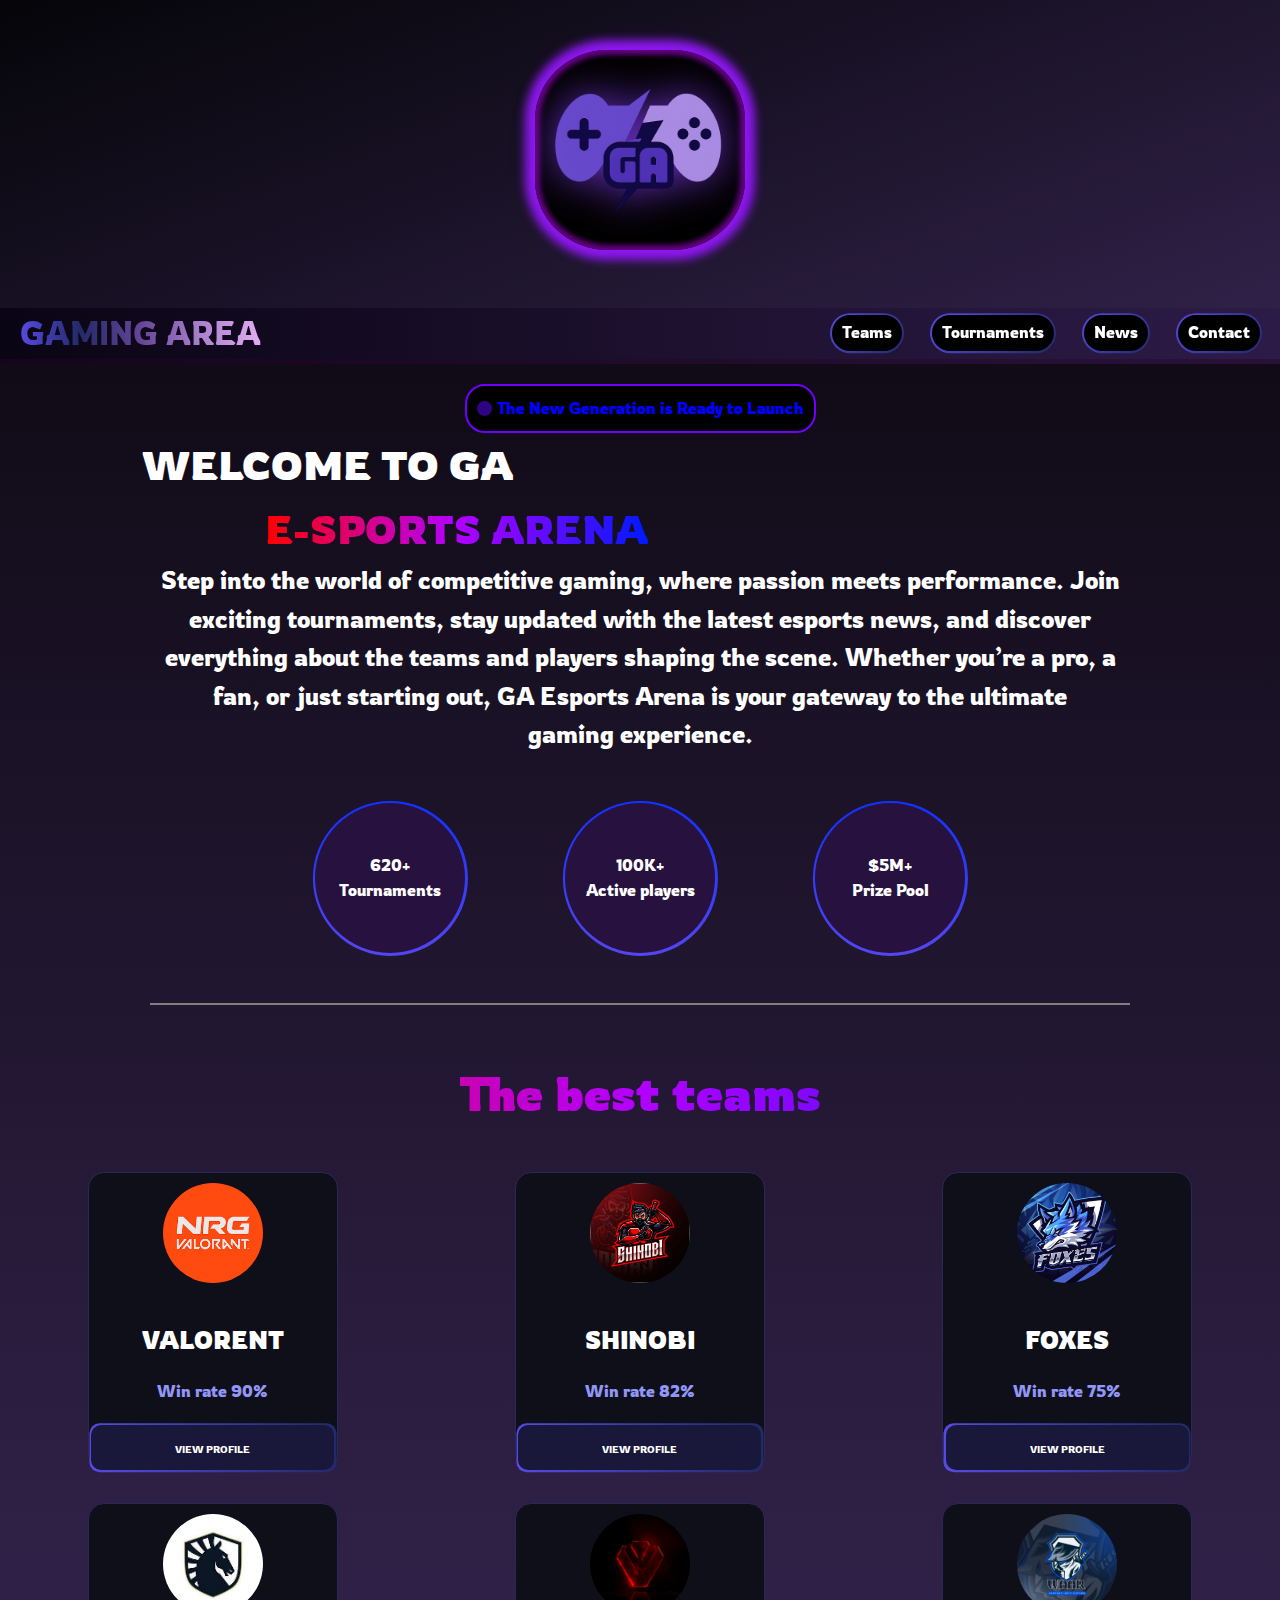
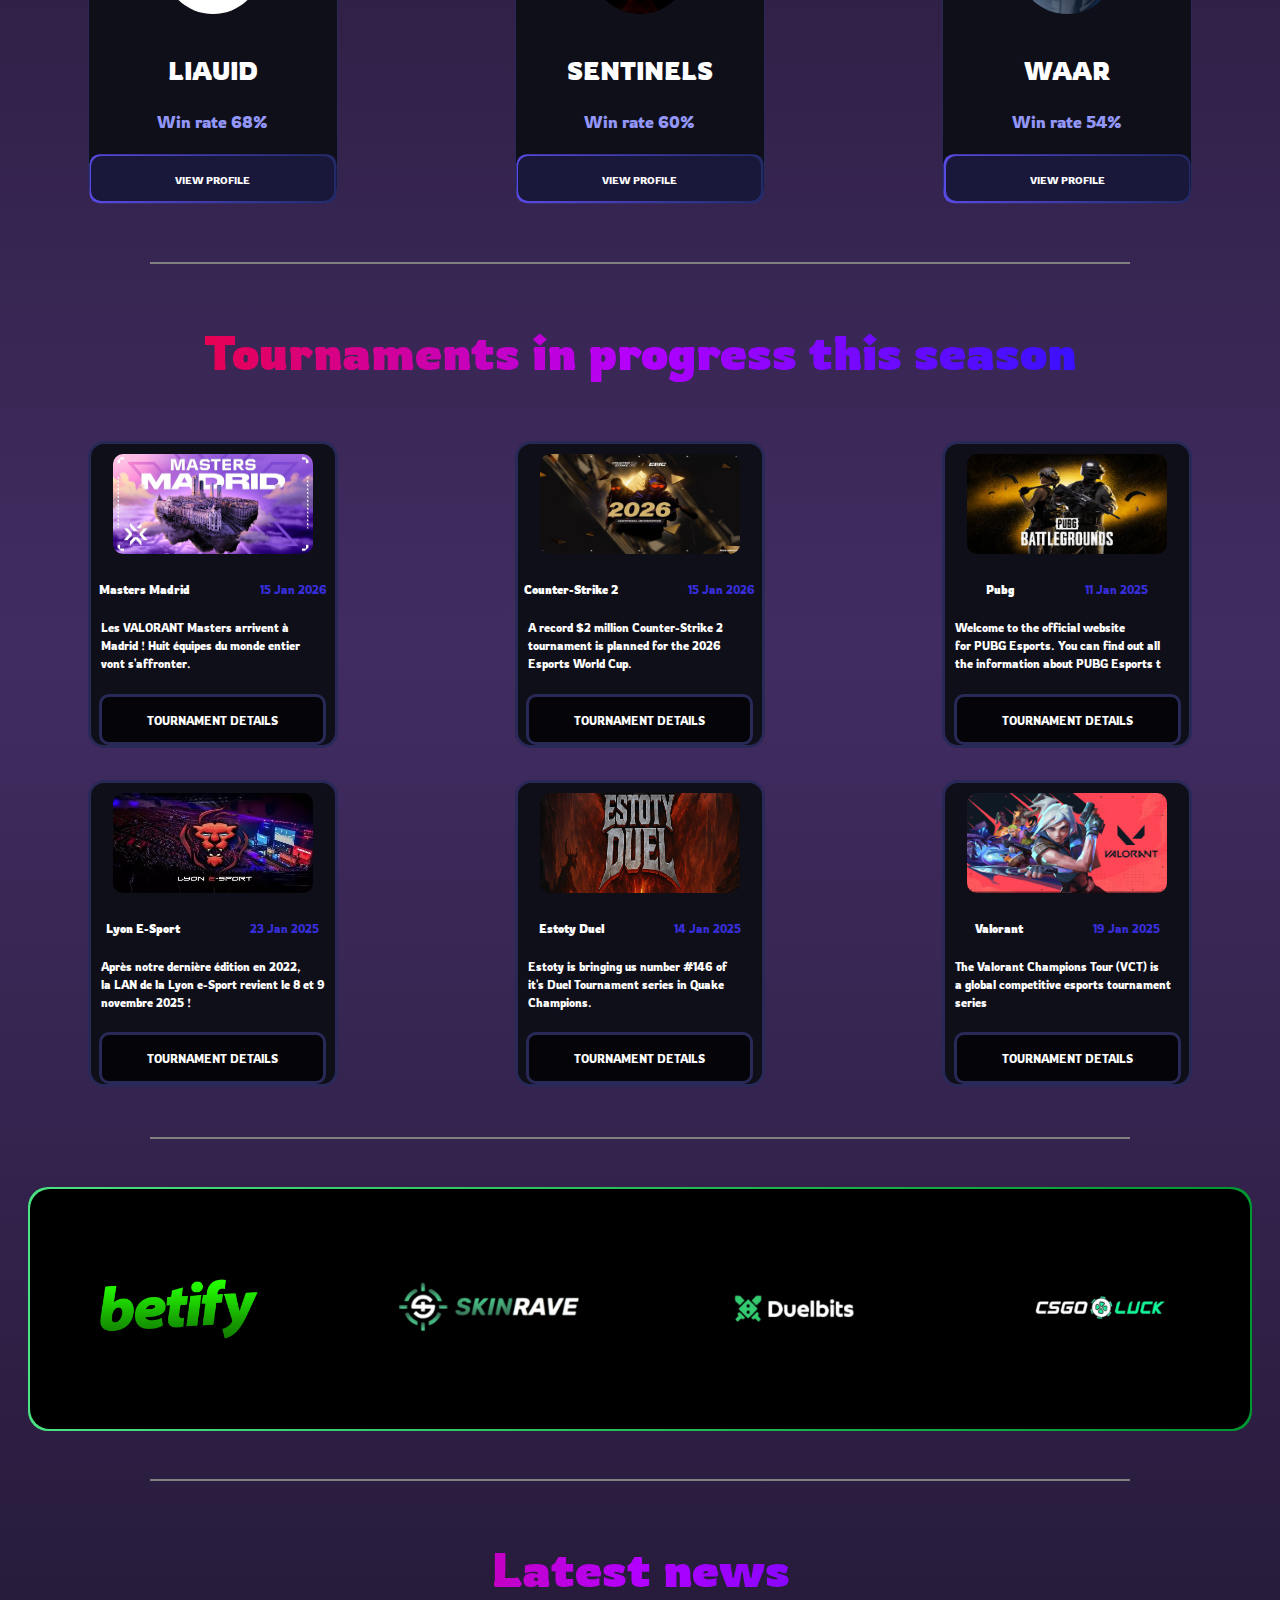
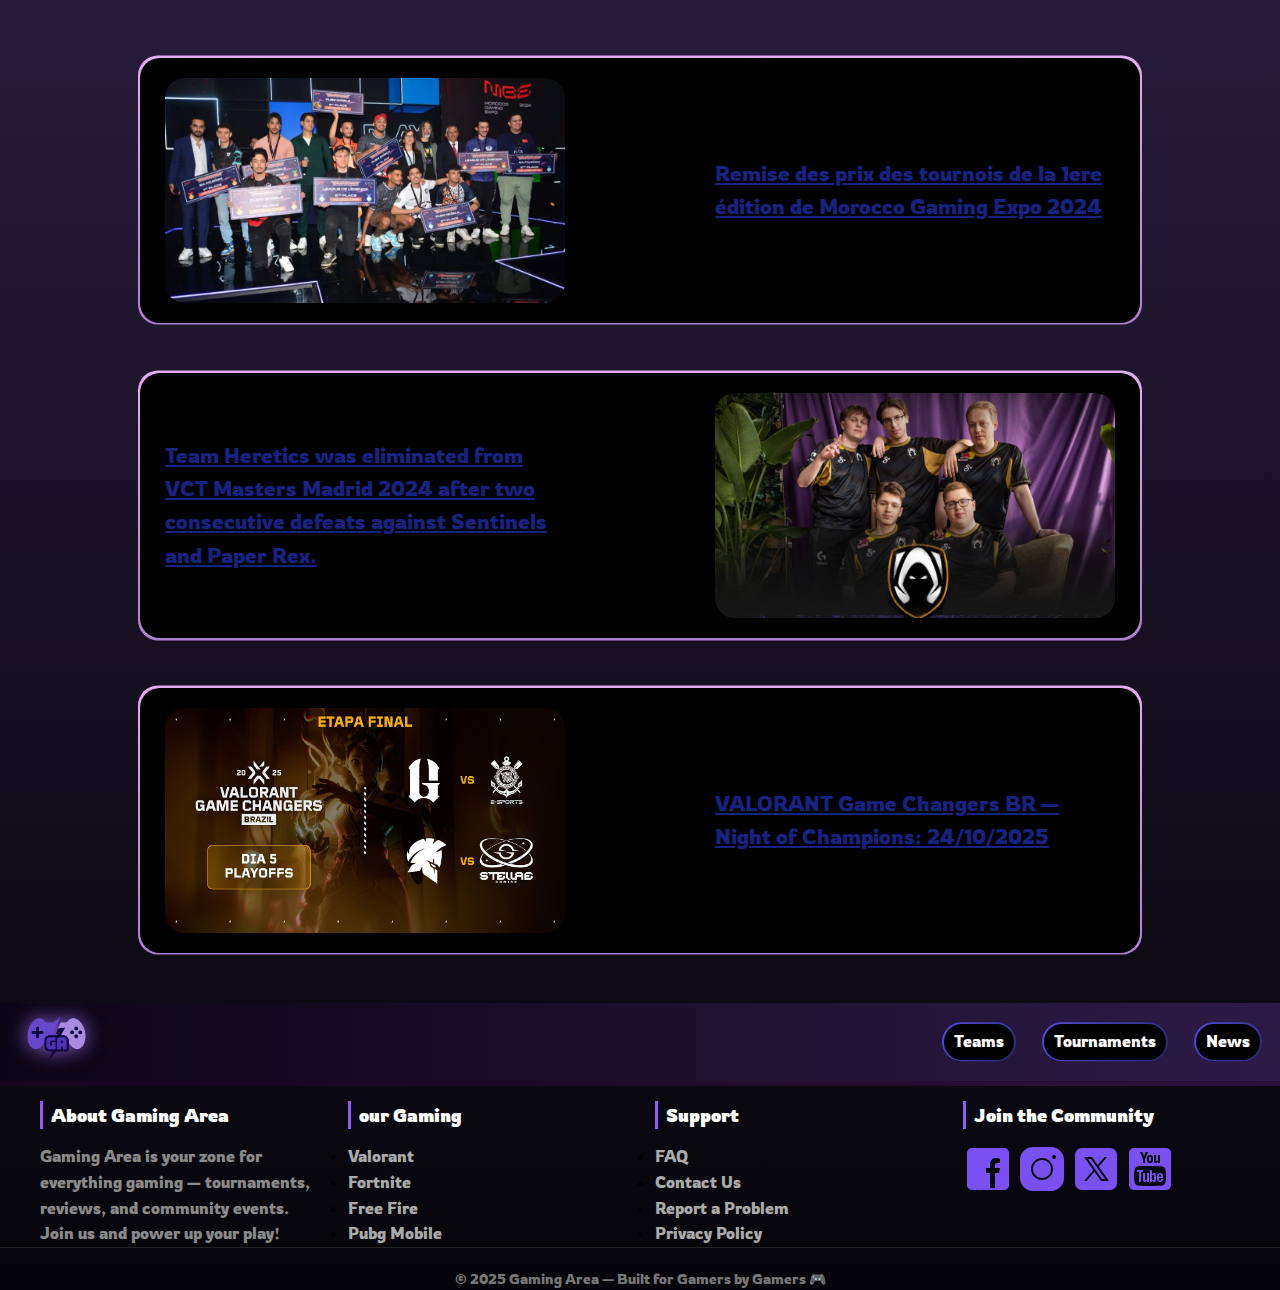
<file: THE_THIRD_BRIEF/index.html>
<!DOCTYPE html>
<html lang="en">

<head>
    <meta charset="UTF-8">
    <meta name="viewport" content="width=device-width, initial-scale=1.0">
    <link rel="preconnect" href="https://fonts.googleapis.com">
    <link rel="preconnect" href="https://fonts.gstatic.com" crossorigin>
    <link href="https://fonts.googleapis.com/css2?family=Rowdies:wght@300;400;700&display=swap" rel="stylesheet">
    <title>GAMING AREA</title>
    <link rel="stylesheet" href="CSS/style.css">
</head>

<body>
    <!-- start header -->
    <header class="header">
        <div class="container">
            <div class="Header_logo">
                <div class="logo">
                    <div class="rot_log"></div>
                    <img src="IMG/logo.png" alt="gaming area logo">
                </div>
            </div>
        </div>
    </header>

    <div class="nav">
        <div class="title">
            <h1>gaming area</h1>
        </div>
        <div class="Nav_List">
            <div class="nav_links"><a href="#teams">Teams</a></div>
            <div class="nav_links"><a href="#Tournaments">Tournaments</a></div>
            <div class="nav_links"><a href="#News">News</a></div>
            <div class="nav_links"><a href="#contact">Contact</a></div>
        </div>
    </div>
    <!-- end header -->


    <!-- start main  -->
    <main class="main">
        <!-- start hero section -->
        <section class="hero_section">
            <div class="hero-container">
                <div class="hero_ready">
                    <div></div>
                    <p>The New Generation is Ready to Launch</p>
                </div>
                <div class="hero_welcome">
                    <h2>Welcome to GA <br>
                        <span>E-sports Arena</span>
                    </h2>
                    <p>Step into the world of competitive gaming, where passion meets performance.
                        Join exciting tournaments, stay updated with the latest esports news, and discover everything
                        about the teams and players shaping the scene.
                        Whether you’re a pro, a fan, or just starting out, GA Esports Arena is your gateway to the
                        ultimate gaming experience.
                    </p>
                </div>
                <div class="hero_statistics">
                    <div class="statistics">
                        <p>620+</p>
                        <p>Tournaments</p>
                    </div>
                    <div class="statistics">
                        <p> 100K+</p>
                        <p>Active players</p>
                    </div>
                    <div class="statistics">
                        <p> $5M+</p>
                        <p>Prize Pool</p>
                    </div>
                </div>
            </div>
        </section>
        <!-- end hero section -->
        <div class="Line"></div>
        <!-- start teams section -->
        <section class="teams_section" id="teams">
            <div class="teams-container">

                <div class="teams_title">
                    <h2>The best teams</h2>
                </div>

                <div class="teams_statistics">
                    <!-- card aone -->
                    <div class="teams_card">
                        <div>
                            <img src="IMG/channels4_profile_1.jpg" alt="valorant logo">
                        </div>
                        <div>
                            <h3>VALORENT</h3>
                        </div>
                        <div>
                            <p>Win rate 90%</p>
                        </div>
                        <div class="teams_link">
                            <a href="teams.html">View profile</a>
                        </div>
                    </div>
                    <!-- card two -->
                    <div class="teams_card">
                        <div>
                            <img src="IMG/91f332c1a670b511a96e3c810c6d7dd2.jpg" alt="shinobi">
                        </div>
                        <div>
                            <h3>SHINOBI</h3>
                        </div>
                        <div>
                            <p>Win rate 82%</p>
                        </div>
                        <div class="teams_link">
                            <a href="teams.html">View profile</a>
                        </div>
                    </div>
                    <!-- card three -->
                    <div class="teams_card">
                        <div>
                            <img src="IMG/Fox head esport mascot logo design.jpg" alt="foxes">
                        </div>
                        <div>
                            <h3>FOXES</h3>
                        </div>
                        <div>
                            <p>Win rate 75%</p>
                        </div>
                        <div class="teams_link">
                            <a href="teams.html">View profile</a>
                        </div>
                    </div>
                    <!-- card four -->
                    <div class="teams_card">
                        <div>
                            <img src="IMG/images.jpeg" alt="LIAUID">
                        </div>
                        <div>
                            <h3> LIAUID</h3>
                        </div>
                        <div>
                            <p>Win rate 68%</p>
                        </div>
                        <div class="teams_link">
                            <a href="teams.html">View profile</a>
                        </div>
                    </div>
                    <!-- card five  -->
                    <div class="teams_card">
                        <div>
                            <img src="IMG/92qhi2q1diza1.jpg" alt="SENTINELS">
                        </div>
                        <div>
                            <h3>SENTINELS</h3>
                        </div>
                        <div>
                            <p>Win rate 60%</p>
                        </div>
                        <div class="teams_link">
                            <a href="teams.html">View profile</a>
                        </div>
                    </div>
                    <!-- card six -->
                    <div class="teams_card">
                        <div>
                            <img src="IMG/Neon Blue White and Black E-Sports Illustrative Gaming Gaming Logo.png"
                                alt="WAAR">
                        </div>
                        <div>
                            <h3>WAAR</h3>
                        </div>
                        <div>
                            <p>Win rate 54%</p>
                        </div>
                        <div class="teams_link">
                            <a href="teams.html">View profile</a>
                        </div>
                    </div>
                    <!-- ------------------------------ -->
                </div>
            </div>
        </section>
        <!-- end teams section -->
        <div class="Line"></div>

        <!-- start Champion section  -->
        <section class="Champion_section" id="Tournaments">
            <div class="Champion_title">
                <h2>Tournaments in progress this season</h2>
            </div>
            <!-- card one -->
            <div class="Champion_container">
                <div class="Champion_cards">
                    <div>
                        <img src="IMG/Valorant_MastersMadrid_Reveal.jpg" alt="Valorant_MastersMadrid">
                    </div>
                    <div class="champion_title">
                        <h4>Masters Madrid</h4>
                        <p>15 Jan 2026</p>
                    </div>
                    <div class="Champion_paraghraf">
                        <p>Les VALORANT Masters arrivent à Madrid ! Huit équipes du monde entier vont s'affronter.</p>
                    </div>
                    <div class="Champion_links">
                        <a href="Tournaments.html">Tournament details</a>
                    </div>
                </div>
                <!-- card two -->
                <div class="Champion_cards">
                    <div>
                        <img src="IMG/counter-strike-2-esports-world-cup-2026.png" alt="Counter-Strike 2">
                    </div>
                    <div class="champion_title">
                        <h4>Counter-Strike 2</h4>
                        <p>15 Jan 2026</p>
                    </div>
                    <div class="Champion_paraghraf">
                        <p>A record $2 million Counter-Strike 2 tournament is planned for the 2026 Esports World
                            Cup.</p>
                    </div>
                    <div class="Champion_links">
                        <a href="Tournaments.html">Tournament details</a>
                    </div>
                </div>
                <!-- card three  -->
                <div class="Champion_cards">
                    <div>
                        <img src="IMG/pubg-battlegrounds-d4of8.jpg" alt="Pubg">
                    </div>
                    <div class="champion_title">
                        <h4>Pubg</h4>
                        <p>11 Jan 2025</p>
                    </div>
                    <div class="Champion_paraghraf">
                        <p>Welcome to the official website for PUBG Esports. You can find out all the information
                            about PUBG Esports t</p>
                    </div>
                    <div class="Champion_links">
                        <a href="Tournaments.html">Tournament details</a>
                    </div>
                </div>
                <!-- card four  -->
                <div class="Champion_cards">
                    <div>
                        <img src="IMG/logo-Lyon-esport-e1669955338363.jpg.png" alt="Lyon E-Sport">
                    </div>
                    <div class="champion_title">
                        <h4>Lyon E-Sport</h4>
                        <p>23 Jan 2025</p>
                    </div>
                    <div class="Champion_paraghraf">
                        <p>Après notre dernière édition en 2022, la LAN de la Lyon e-Sport revient le 8 et 9
                            novembre 2025 !</p>
                    </div>
                    <div class="Champion_links">
                        <a href="Tournaments.html">Tournament details</a>
                    </div>
                </div>
                <!-- card five -->
                <div class="Champion_cards">
                    <div>
                        <img src="IMG/full_4x1.png" alt="Estoty Duel">
                    </div>
                    <div class="champion_title">
                        <h4>Estoty Duel</h4>
                        <p>14 Jan 2025</p>
                    </div>
                    <div class="Champion_paraghraf">
                        <p>Estoty is bringing us number #146 of it's Duel Tournament series in Quake Champions. </p>
                    </div>
                    <div class="Champion_links">
                        <a href="Tournaments.html">Tournament details</a>
                    </div>
                </div>
                <!-- card six  -->
                <div class="Champion_cards">
                    <div>
                        <img src="IMG/1103306-valorant-le-jeu-video-signe-riot-games-est-disponible.jpg" alt="Valorant">
                    </div>
                    <div class="champion_title">
                        <h4>Valorant</h4>
                        <p>19 Jan 2025</p>
                    </div>
                    <div class="Champion_paraghraf">
                        <p>The Valorant Champions Tour (VCT) is a global competitive esports tournament series</p>
                    </div>
                    <div class="Champion_links">
                        <a href="Tournaments.html">Tournament details</a>
                    </div>
                </div>
                <!-- ---------------------------------- -->
            </div>
        </section>
        <!-- end Champion section -->
        <div class="Line"></div>
        <!-- start article  -->
        <article class="article">
            <div class="article_ads">
                <div>
                    <a href="https://betify.com/en"><img src="IMG/betify-co-uk.png" alt="betify"></a>
                </div>
                <div>
                    <a href="https://skinrave.gg/en"><img src="IMG/skinrave-logo.png" alt="skinrave"></a>
                </div>
                <div>
                    <a href="https://duelbits.com/en"><img src="IMG/Duelbits.png" alt="Duelbits"></a>
                </div>
                <div>
                    <a href="https://csgoluck.com/"><img src="IMG/csgo_luck.png" alt="csgo_luck"></a>
                </div>
            </div>
        </article>
        <!-- end article -->
        <div class="Line"></div>
        <!-- start News section  -->
        <section class="news_section" id="News">
            <div class="news_title">
                <h2>Latest news</h2>
            </div>
            <div class="news_container">
                <!-- card one  -->
                <div class="news_cards">
                    <div>
                        <img src="IMG/gaming-1025x682.jpg" alt="Morocco Gaming">
                    </div>
                    <div>
                        <a href="News.html">
                            Remise des prix des tournois de la 1ere édition de Morocco Gaming Expo 2024
                        </a>
                    </div>
                </div>
                <!-- card two -->
                <div class="news_cards">
                    <div>
                        <a href="News.html">
                            Team Heretics was eliminated from VCT Masters Madrid 2024 after two consecutive defeats
                            against Sentinels and Paper Rex.
                        </a>
                    </div>
                    <div>
                        <img src="IMG/WhatsApp Image 2025-10-21 at 10.29.52_91ad24bc.jpg" alt="Team Heretics">
                    </div>
                </div>
                <!-- card three  -->
                <div class="news_cards">
                    <div>
                        <img src="IMG/maxresdefault.jpg" alt="VALORANT Game">
                    </div>
                    <div>
                        <a href="News.html">
                            VALORANT Game Changers BR — Night of Champions: 24/10/2025
                        </a>
                    </div>
                </div>
                <!-- -------------------------- -->
            </div>
        </section>
        <!-- end News section -->
    </main>
    <!-- end main  -->
    <!-- start footer  -->
    <footer class="footer" id="contact">
        <div class="footer_nav">
            <div class="footer_logo">
                <img src="IMG/logo.png" alt="logo GA">
            </div>
            <div class="footer_List">
                <div class="footer_links"><a href="#teams">Teams</a></div>
                <div class="footer_links"><a href="#Tournaments">Tournaments</a></div>
                <div class="footer_links"><a href="#News">News</a></div>
            </div>
        </div>

        <div class="footer_continer">
            <div class="footer_about">
                <h3>About Gaming Area</h3>
                <p>Gaming Area is your zone for everything gaming — tournaments, reviews, and community events. Join us
                    and power up your play!
                </p>
            </div>

            <div class="footer_games">
                <h3>
                    our Gaming
                </h3>
                <ul>
                    <li><a href="https://playvalorant.com/ar-ae/">Valorant</a></li>
                    <li><a href="https://www.fortnite.com/?lang=ar">Fortnite</a></li>
                    <li><a href="https://ff.garena.com/en">Free Fire</a></li>
                    <li><a href="https://www.pubgmobile.com/ar/home.shtml">Pubg Mobile</a></li>
                </ul>
            </div>

            <div class="footer_support">
                <h3>Support</h3>
                <ul>
                    <li><a href="#">FAQ</a></li>
                    <li><a href="#">Contact Us</a></li>
                    <li><a href="#">Report a Problem</a></li>
                    <li><a href="#">Privacy Policy</a></li>
                </ul>
            </div>

            <div class="footer_social">
                <h3>Join the Community</h3>
                <a href="#"><img src="IMG/icons8-facebook-50.png" alt="Facebook"></a>
                <a href="#"><img src="IMG/icons8-instagram-50.png" alt="Instagram"></a>
                <a href="#"><img src="IMG/icons8-x-50.png" alt="x"></a>
                <a href="#"><img src="IMG/icons8-youtube-squared-50.png" alt="youtube"></a>
            </div>
        </div>
        <div class="footer_bottom">
            <p>© 2025 Gaming Area — Built for Gamers by Gamers 🎮</p>
        </div>
    </footer>
    <!-- end footer -->


</body>

</html>
</file>
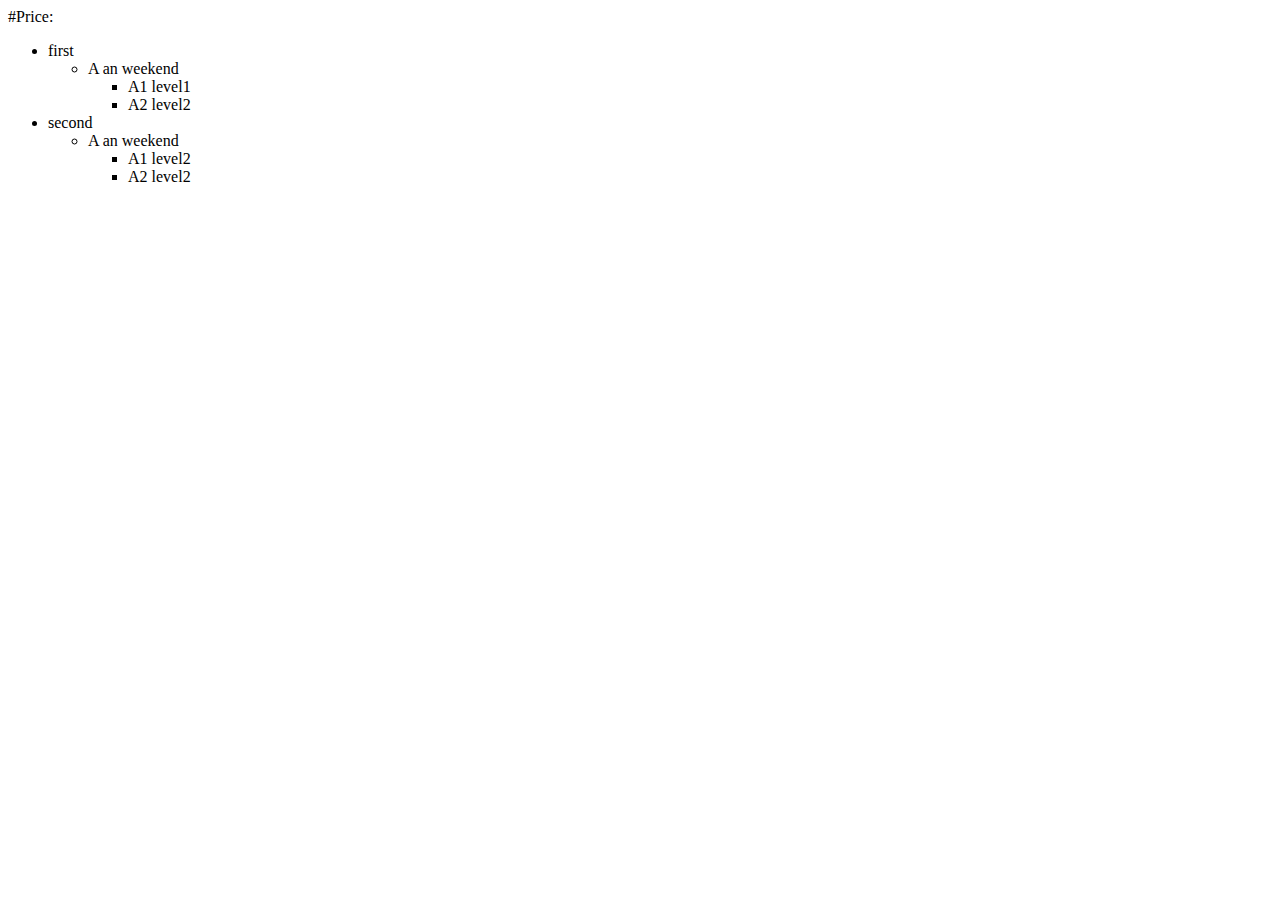
<file: THE_THIRD_BRIEF/test.html>
<!DOCTYPE html>
<html lang="en">
<head>
    <meta charset="UTF-8">
    <meta name="viewport" content="width=device-width, initial-scale=1.0">
    <title>Document</title>
</head>
<body>
    #Price:
    <ul>
        <li>
            first
            <ul>   
                 <li>
                    A an weekend
                    <ul>
                         <li>A1 level1</li>
                         <li>A2 level2</li>
                    </ul>
                 </li>      
            </ul>
        </li>
        <li>
             second
            <ul>
                 <li>
                    A an weekend
                    <ul>
                        <li>A1 level2</li>
                        <li>A2 level2</li>
                    </ul>
                 </li>
            </ul>
        </li>   
    </ul>
</body>
</html>
</file>
<file: THE_THIRD_BRIEF/CSS/style.css>
/* start body */
* {
  margin: 0;
  padding: 0;
  box-sizing: border-box;
}

html {
  scroll-behavior: smooth;
  font-family: "Rowdies", sans-serif;
  /* overflow-x: hidden; */
}

body {
  background: linear-gradient(360deg, #050509 0%, #412c61 50%, #070509 100%);
  line-height: 1.6;
  overflow-x: hidden;
  width: 100%;
  max-width: 100vw;
}
/* end Body */

/* start header  */
.Header_logo {
  text-align: center;
  background: linear-gradient(160deg, #050509 0%, #412c61 50%, #070509 100%);
  background-size: 400%;
  padding: 50px 0;
  animation: moveBG 5s linear infinite;
}

@keyframes moveBG {
  0% {
    background-position: 0% 50%;
  }
  50% {
    background-position: 100% 50%;
  }
  100% {
    background-position: 0% 50%;
  }
}
.logo {
  text-align: center;
  display: inline-block;
  padding: 0 5px;
  position: relative;
}

.rot_log {
  background-color: black;
  position: absolute;
  top: 0;
  left: 0;
  width: 100%;
  height: 100%;
  border-radius: 35%;
  box-shadow: 0 0 5px 5px #630081 inset, 0 0 10px 10px #8e17f0;
  animation: rotateBG 5s linear infinite;
}

@keyframes rotateBG {
  0% {
    transform: rotate(0deg);
  }
  100% {
    transform: rotate(-360deg);
  }
}

.logo img {
  display: block;
  width: 200px;
  border-radius: 50%;
  filter: drop-shadow(0 0 20px #622bb5);
  transform: translate(-3%, 0);
}
/* end header */

/* start navbar */
.nav {
  position: sticky;
  top: 0;
  /* left: 0; */
  width: 100%;
  display: flex;
  align-items: center;
  justify-content: space-between;
  padding: 0 20px;
  border-bottom: 5px solid #2705296e;
  z-index: 100;
  background: linear-gradient(90deg, #0a0514 0%, #2d1b47 50%, #0a0514 100%);
  background-size: 200% 200%;
  animation: moveBG 8s ease infinite;
}

.title h1 {
  background: linear-gradient(
    90deg,
    #574ae2 0%,
    #222a68 25%,
    #654597 50%,
    #ab81cd 75%,
    #e2adf2 100%
  );
  -webkit-background-clip: text;
  background-clip: text;
  -webkit-text-fill-color: transparent;
  text-transform: uppercase;
  font-size: 2rem;
  font-weight: 500;
  font-style: normal;
}

.Nav_List {
  display: flex;
  gap: 30px;
  flex-wrap: wrap;
}

.nav_links {
  background: #000000;
  padding: 5px 10px;
  border-radius: 20px;
  position: relative;
}

.Nav_List .nav_links::before {
  content: "";
  position: absolute;
  width: 100%;
  height: 100%;
  background: linear-gradient(
    135deg,
    #574ae2 0%,
    #222a68 25%,
    #654597 50%,
    #ab81cd 75%,
    #e2adf2 100%
  );
  top: 50%;
  left: 50%;
  transform: translate(-50%, -50%);
  border-radius: 20px;
  padding: 2px;
  z-index: -1;
  animation: move 3s linear infinite;
  background-size: 400% 400%;
  transition: filter 0.3s ease;
}

@keyframes move {
  0% {
    background-position: 0% 0%;
  }
  50% {
    background-position: 100% 100%;
  }
  100% {
    background-position: 0% 0%;
  }
}

.Nav_List .nav_links:hover::before {
  filter: blur(1.5rem);
}

.Nav_List a {
  text-decoration: none;
  color: #fff;
  position: relative;
}
/* end navbar */

/* start main */
.hero-container {
  display: flex;
  flex-direction: column;
  align-items: center;
  justify-content: center;
  margin-top: 20px;
  padding: 0 15px;
}
/* ----------------------------- */
.hero_ready {
  background-color: #000000;
  border: 2px solid #6f00ff;
  border-radius: 20px;
  display: flex;
  padding: 10px;
  text-align: center;
}
.hero_ready div {
  margin: 5px 5px 0 0;
  background-color: #2e0384;
  width: 15px;
  height: 15px;
  border-radius: 50%;
}
.hero_ready p {
  color: blue;
}
/* ----------------------------- */
.hero_welcome {
  text-align: center;
  max-width: 100%;
}
.hero_welcome h2 {
  color: white;
  font-size: 2.5rem;
  margin-right: 50%;
  text-transform: uppercase;
  white-space: nowrap;
}
.hero_welcome h2 span {
  background: linear-gradient(90deg, #ff0000 0%, #b300ff 50%, #0019ff 100%);
  margin-left: 40%;
  -webkit-background-clip: text;
  background-clip: text;
  -webkit-text-fill-color: transparent;
}
.hero_welcome p {
  margin: 0 10%;
  color: white;
  font-size: 1.5rem;
}
.hero_welcome p::selection {
  color: #b300ff;
}
/* ----------------------------- */
.hero_statistics {
  margin-top: 50px;
  display: flex;
  flex-wrap: wrap;
  justify-content: center;
  align-content: center;
  gap: 100px;
  padding: 0 15px;
}
.hero_statistics .statistics {
  background-color: #27113e;
  color: #fff;
  width: 150px;
  height: 150px;
  border-radius: 50%;
  display: flex;
  flex-direction: column;
  justify-content: center;
  text-align: center;
  position: relative;
  transition: all 0.5s ease;
}

.hero_statistics .statistics::before {
  content: "";
  background: linear-gradient(
    360deg,
    #e100ff 0%,
    #4726fe 25%,
    #965ae6 50%,
    #1332fd 100%
  );
  position: absolute;
  top: 50%;
  left: 50%;
  width: 103%;
  height: 103%;
  border-radius: 50%;
  transform: translate(-51.2%, -51.2%);
  margin: 2px;
  z-index: -1;
  animation: move 4s linear infinite;
  background-size: 400% 400%;
}
.hero_statistics .statistics:hover::before {
  filter: blur(1rem);
}
.hero_statistics .statistics:hover {
  transform: translateY(-15px);
}
/* --------------------------------------------- */
.Line {
  margin: 50px 150px;
  height: 2px;
  background-color: grey;
  max-width: calc(100% - 300px);
}
/* -------------------------------------------- */
.teams-container {
  padding: 0 15px;
}

.teams-container .teams_title {
  text-align: center;
  margin-bottom: 50px;
}

.teams-container .teams_title h2 {
  background: linear-gradient(90deg, #ff0000 0%, #b300ff 50%, #0019ff 100%);
  -webkit-background-clip: text;
  background-clip: text;
  -webkit-text-fill-color: transparent;
  font-size: 3rem;
  white-space: nowrap;
}

.teams_statistics {
  display: grid;
  grid-template-columns: repeat(auto-fit, minmax(350px, 1fr));
  gap: 2rem;
  justify-items: center;
  max-width: 100%;
}

.teams_statistics .teams_card {
  background: rgb(15, 15, 25);
  border: 1px solid rgb(41, 41, 88);
  border-radius: 1rem;
  width: 100%;
  max-width: 250px;
  padding: 10px 0 0 0;
  transition: all 0.3s ease;
  display: flex;
  flex-direction: column;
  justify-content: center;
  align-items: center;
  gap: 20px;
  transition: all 0.3s ease-out;
  transform: translateY(-10px);
}
.teams_statistics .teams_card:hover {
  transform: translateY(0px);
  box-shadow: 0 0 10px 5px rgb(41, 41, 88);
}

.teams_statistics .teams_card img {
  width: 100px;
  height: 100px;
  border-radius: 50%;
  margin-bottom: 10px;
}

.teams_statistics .teams_card h3 {
  color: #fff;
  text-transform: uppercase;
  font-size: 1.5rem;
}

.teams_statistics .teams_card p {
  color: #9296f6;
  font-size: 1rem;
}
.teams_statistics .teams_card .teams_link {
  background: #19183b;
  padding: 10px 84px;
  border-radius: 10px;
  position: relative;
  transition: all 0.3s ease;
}
.teams_statistics .teams_card .teams_link:hover {
  transform: translateY(-5px);
}

.teams_statistics .teams_card .teams_link::before {
  content: "";
  position: absolute;
  top: 50%;
  left: 50%;
  width: 100%;
  height: 100%;
  border-radius: 10px;
  background: linear-gradient(
    90deg,
    #574ae2 0%,
    #222a68 25%,
    #654597 50%,
    #ab81cd 75%,
    #e2adf2 100%
  );
  transform: translate(-50%, -50%);
  padding: 2px;
  z-index: -1;
  animation: move 4s linear infinite;
  background-size: 400% 400%;
}
.teams_statistics .teams_card .teams_link:hover::before {
  filter: blur(1rem);
}
.teams_statistics .teams_card .teams_link a {
  color: #ffffff;
  text-decoration: none;
  text-transform: uppercase;
  font-size: 0.6rem;
}
/* ------------------------------------------- */
.Champion_title {
  text-align: center;
  margin-bottom: 50px;
}

.Champion_title h2 {
  background: linear-gradient(90deg, #ff0000 0%, #b300ff 50%, #0019ff 100%);
  -webkit-background-clip: text;
  background-clip: text;
  -webkit-text-fill-color: transparent;
  font-size: 3rem;
  white-space: nowrap;
}

.Champion_container {
  display: grid;
  grid-template-columns: repeat(auto-fit, minmax(350px, 1fr));
  justify-items: center;
  gap: 2rem;
  padding: 0 15px;
  max-width: 100%;
}

.Champion_cards {
  background: rgb(15, 15, 25);
  border: 3px solid rgb(41, 41, 88);
  border-radius: 1rem;
  width: 100%;
  max-width: 250px;
  padding: 10px 0 0 0;
  transition: all 0.3s ease;
  display: flex;
  flex-direction: column;
  justify-content: center;
  align-items: center;
  gap: 20px;
  transition: all 0.3s ease-out;
}
.Champion_cards:hover {
  box-shadow: 0 0 10px 10px rgb(58, 1, 112);
  transform: translateY(-10px);
}

.Champion_cards .champion_title {
  display: flex;
  gap: 70px;
  justify-content: center;
  align-items: center;
}
.Champion_cards img {
  width: 200px;
  height: 100px;
  border-radius: 10px;
}
.Champion_cards .champion_title h4 {
  font-size: 0.7rem;
  color: #fff;
}
.Champion_cards .champion_title p {
  color: #372eda;
  font-size: 0.7rem;
}
.Champion_cards .Champion_paraghraf {
  color: #fff;
  font-size: 0.7rem;
  margin: 0 10px;
}
.Champion_cards .Champion_links {
  background: #050509;
  padding: 10px 45px;
  border-radius: 10px;
  border: 3px solid rgb(41, 41, 88);
  transition: all 0.3s ease-out;
  position: relative;
}

.Champion_links::before {
  content: "";
  position: absolute;
  top: 50%;
  left: 50%;
  width: 100%;
  height: 100%;
  border-radius: 10px;
  background: linear-gradient(
    90deg,
    #574ae2 0%,
    #222a68 25%,
    #654597 50%,
    #ab81cd 75%,
    #e2adf2 100%
  );
  transform: translate(-50%, -50%);
  padding: 2px;
  z-index: -1;
  animation: move 4s linear infinite;
  background-size: 400% 400%;
}
.Champion_cards .Champion_links:hover::before {
  filter: blur(1rem);
}
.Champion_cards .Champion_links:hover {
  transform: translateY(-5px);
}
.Champion_cards .Champion_links a {
  color: #fff;
  font-size: 0.7rem;
  text-transform: uppercase;
  text-decoration: none;
}
/* ------------------------------------------- */
.article {
  align-items: center;
  padding: 0 15px;
}
.article .article_ads {
  background: #000000;
  display: grid;
  grid-template-columns: repeat(auto-fit, minmax(150px, 1fr));
  justify-items: center;
  align-items: center;
  gap: 50px;
  margin: 0 auto;
  max-width: calc(100% - 30px);
  padding: 20px 20px;
  border-radius: 20px;
  position: relative;
}

.article .article_ads::before {
  content: "";
  position: absolute;
  top: 50%;
  left: 50%;
  width: 100%;
  height: 100%;
  border-radius: 20px;
  background: linear-gradient(
    90deg,
    #4ae282 0%,
    #009730 25%,
    #59ff00 50%,
    #02774e 75%,
    #057032 100%
  );
  transform: translate(-50%, -50%);
  padding: 2px;
  z-index: -1;
  animation: move 4s linear infinite;
  background-size: 400% 400%;
}
.article .article_ads:hover::before {
  filter: blur(1rem);
}

.article .article_ads div {
  width: 100%;
  max-width: 200px;
}

.article .article_ads img {
  width: 100%;
  height: auto;
  display: block;
}
.article .article_ads img:hover {
  filter: drop-shadow(0 0 5px rgb(0, 255, 0));
}
/* ------------------------------------------- */

.news_title {
  text-align: center;
  margin-bottom: 50px;
}

.news_title h2 {
  background: linear-gradient(90deg, #ff0000 0%, #b300ff 50%, #0019ff 100%);
  -webkit-background-clip: text;
  background-clip: text;
  -webkit-text-fill-color: transparent;
  font-size: 3rem;
  white-space: nowrap;
}

.news_container {
  display: grid;
  grid-template-columns: 1fr;
  justify-items: center;
  align-items: center;
  gap: 50px;
  padding: 0 15px;
  max-width: 100%;
}
.news_cards {
  display: flex;
  justify-content: center;
  align-items: center;
  gap: 150px;
  padding: 20px;
  background: rgb(0, 0, 0);
  border-radius: 20px;
  position: relative;
  width: 80%;
  max-width: calc(100% - 30px);
}
.news_cards::before {
  content: "";
  position: absolute;
  top: 50%;
  left: 50%;
  width: 100%;
  height: 100%;
  border-radius: 20px;
  background: linear-gradient(
    360deg,
    #574ae2 0%,
    #222a68 25%,
    #654597 50%,
    #ab81cd 75%,
    #e2adf2 100%
  );
  transform: translate(-50%, -50%);
  padding: 2px;
  z-index: -1;
  animation: move 4s linear infinite;
  background-size: 400% 400%;
}
.news_cards:hover::before {
  filter: blur(1rem);
}
.news_cards div {
  width: 100%;
  max-width: 400px;
}
.news_cards img {
  width: 100%;
  height: auto;
  display: block;
  border-radius: 20px;
}
.news_cards a {
  color: #182280;
  transition: all 0.3s ease;
  font-size: 1.3rem;
}
.news_cards a:hover {
  color: #6f00ff;
  text-decoration: none;
}
.news_cards a::selection {
  color: #6dd5fb;
}
/* ------------------------------------------- */
/* end main */

/* start footer */
.footer {
  margin-top: 50px;
}

.footer_nav {
  position: relative;
  top: 0;
  left: 0;
  width: 100%;
  display: flex;
  align-items: center;
  justify-content: space-between;
  padding: 0 20px;
  border-bottom: 5px solid #2705296e;
  z-index: 100;
  background: linear-gradient(90deg, #0a0514 0%, #2d1b47 50%, #0a0514 100%);
  background-size: 200% 200%;
  animation: moveBG 8s ease infinite;
}
.footer_nav .footer_logo img {
  width: 70px;
}
.footer_nav .footer_logo img {
  filter: drop-shadow(0 0 10px #8b58d3);
}

.footer_List {
  display: flex;
  gap: 30px;
  flex-wrap: wrap;
}

.footer_links {
  background: #000000;
  padding: 5px 10px;
  border-radius: 20px;
  position: relative;
}

.footer_List .footer_links::before {
  content: "";
  position: absolute;
  width: 100%;
  height: 100%;
  background: linear-gradient(
    135deg,
    #574ae2 0%,
    #222a68 25%,
    #654597 50%,
    #ab81cd 75%,
    #e2adf2 100%
  );
  top: 50%;
  left: 50%;
  transform: translate(-50%, -50%);
  border-radius: 20px;
  padding: 2px;
  z-index: -1;
  animation: move 3s linear infinite;
  background-size: 400% 400%;
  transition: filter 0.3s ease;
}

.footer_List .footer_links:hover::before {
  filter: blur(1.5rem);
}
.footer_about p {
  color: #8a8a8a;
}
.footer_List a {
  text-decoration: none;
  color: #fff;
  position: relative;
}
.footer_continer
{
  display: grid;
  grid-template-columns: repeat(auto-fit, minmax(200px , 1fr));
  gap: 30px;
  padding: 0 40px;
}
.footer_continer h3
{
  color: #fff;
  margin:15px 0;
  font-size: 18px;
  border-left: 3px solid #8b5cf6;
  padding-left: 8px;
}
.footer_social a img
{
  border-radius: 10px;
  transition: all 0.3s;
}
.footer_social a img:hover
{
  box-shadow: 0 0 5px 5px #8b5cf6;
  transform: translateY(-5px);
}
.footer_continer a
{
  color: #aaa;
  text-decoration: none;
  transition: color 0.3s;
}
.footer_continer a:hover 
{
  color: #8b5cf6;
}
.footer_bottom
{
  text-align: center;
  padding-top: 20px;
  border-top: 1px solid #222;
  font-size: 14px;
  color: #777;
}

/* end footer */
/* start media  */
@media (max-width: 768px) {
  html {
    overflow-x: hidden !important ;
  }
  .footer_nav {
    display: flex;
    flex-wrap: wrap;
    flex-direction: column;
    justify-content: center;
    align-content: center;
    gap: 10px;
    padding: 10px;
  }

  .nav {
    display: flex;
    flex-wrap: wrap;
    flex-direction: column;
    justify-content: center;
    align-content: center;
    gap: 10px;
    padding: 10px;
  }
  .nav {
    position: static !important;
  }

  .footer_List,
  .Nav_List {
    display: flex;
    flex-direction: column;
    gap: 10px;
  }
  .footer_links,
  .nav_links {
    padding: 5px 30px;
    text-align: center;
  }

  .Line {
    margin: 50px 20px;
  }

  .Champion_title h2,
  .teams-container .teams_title h2,
  .news_title h2 {
    font-size: 1.5rem;
  }

  .hero_welcome h2 {
    font-size: 2rem;
  }

  .hero_welcome p {
    font-size: 1.2rem;
  }

  .news_cards {
    flex-direction: column;
    gap: 20px;
  }

  .Champion_container,
  .teams_statistics {
    grid-template-columns: repeat(2, 1fr);
    gap: 1.5rem;
  }
}

@media (max-width: 480px) {
  html {
    overflow-x: hidden !important ;
  }
  .nav {
    position: static !important;
  }

  .title h1 {
    font-size: 1.5rem;
  }

  .hero_welcome h2 {
    font-size: 1.5rem;
    margin-right: 0;
  }
  .hero_welcome h2 span {
    margin-left: 0;
  }

  .hero_welcome p {
    font-size: 1rem;
    margin: 0 5%;
  }

  .Champion_container,
  .teams_statistics {
    grid-template-columns: 1fr;
    gap: 1.5rem;
  }

  .hero_statistics {
    gap: 50px;
  }

  .Line {
    margin: 30px 15px;
  }

  .article .article_ads {
    gap: 20px;
    padding: 15px;
  }
}
/* end media  */
</file>
